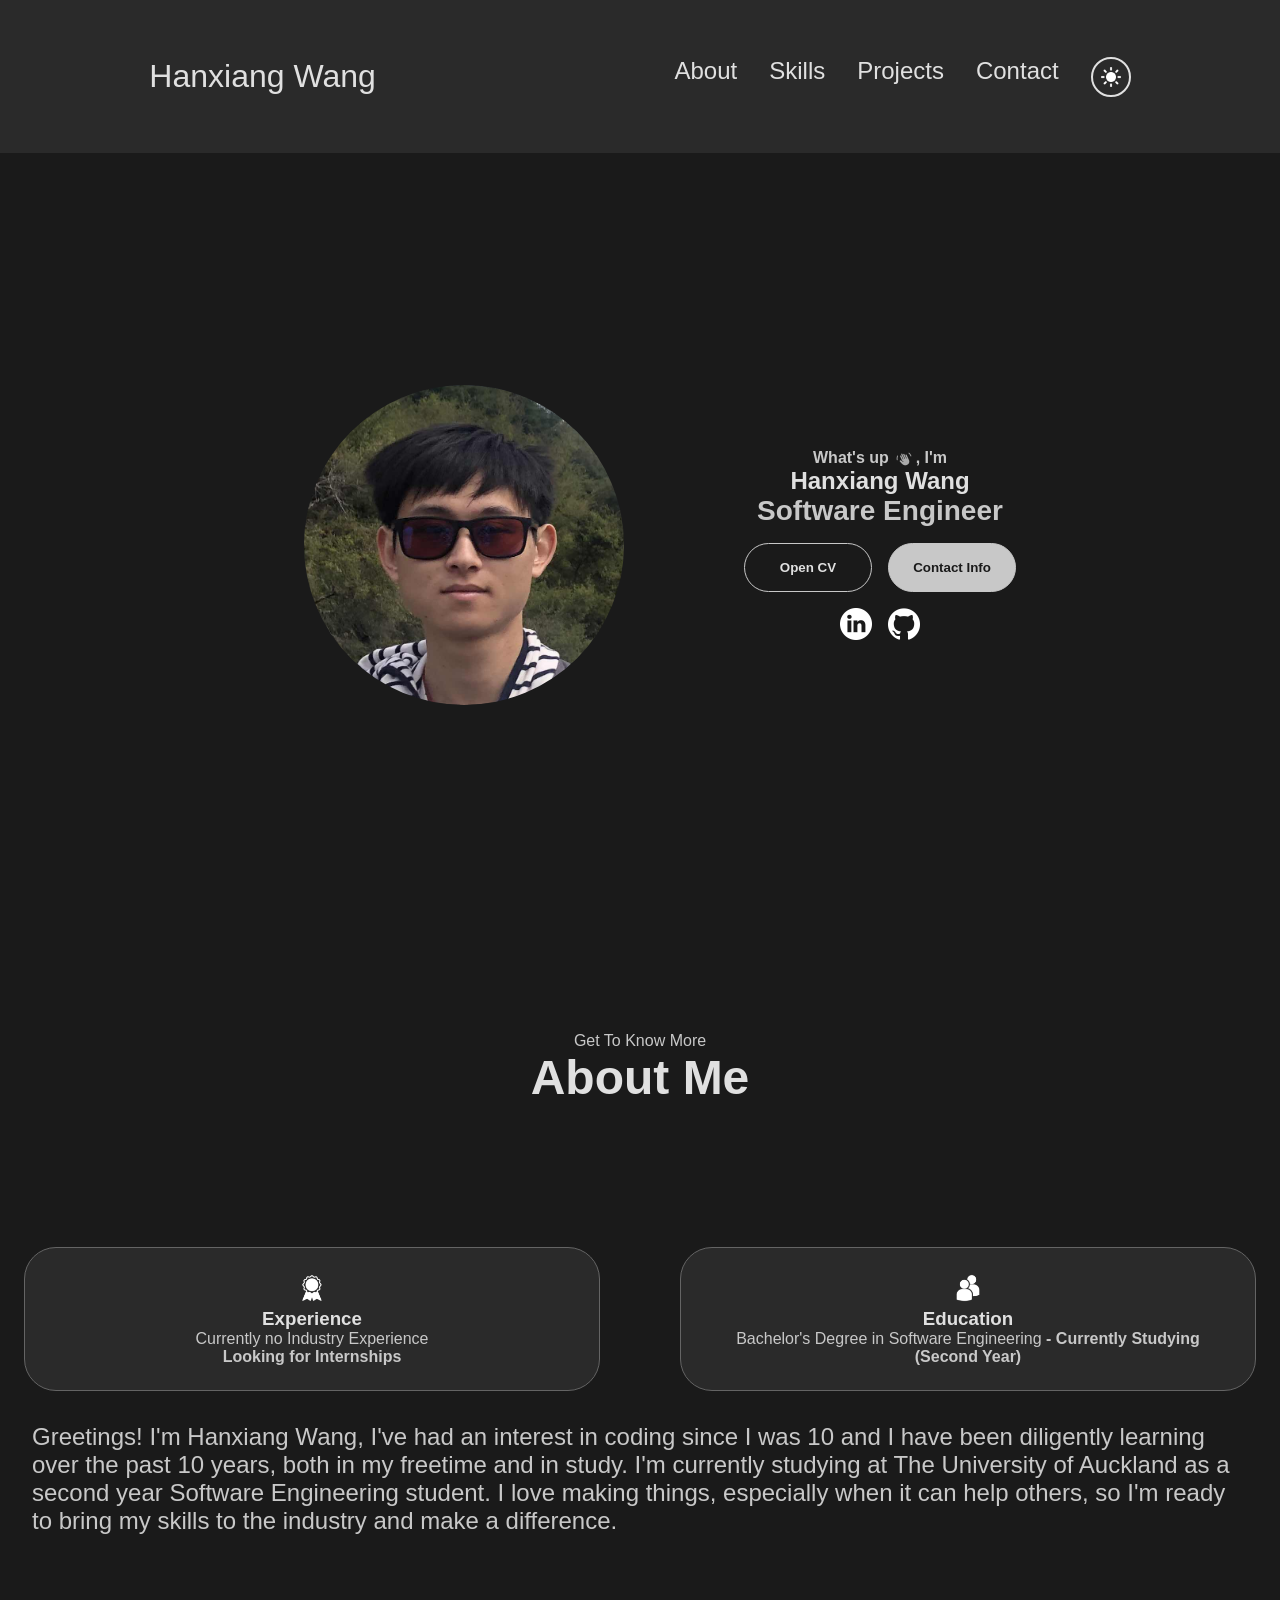
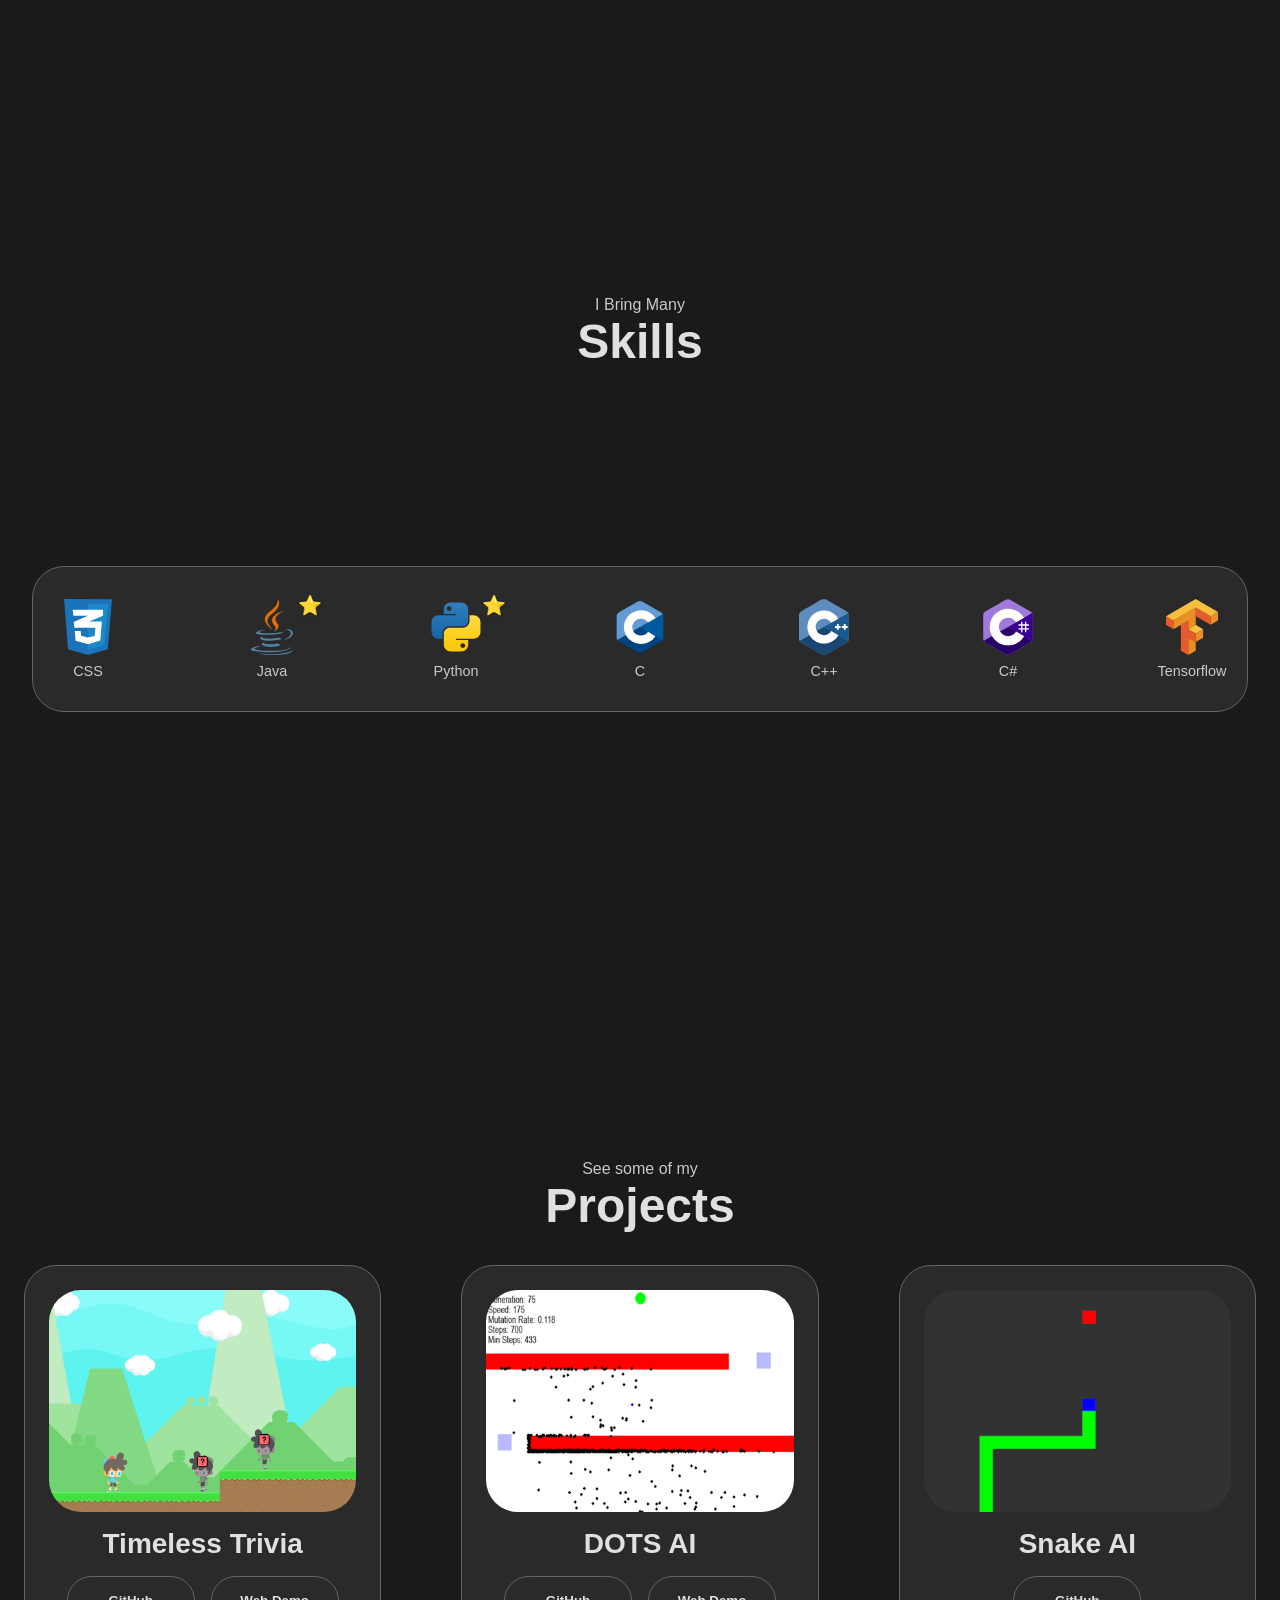
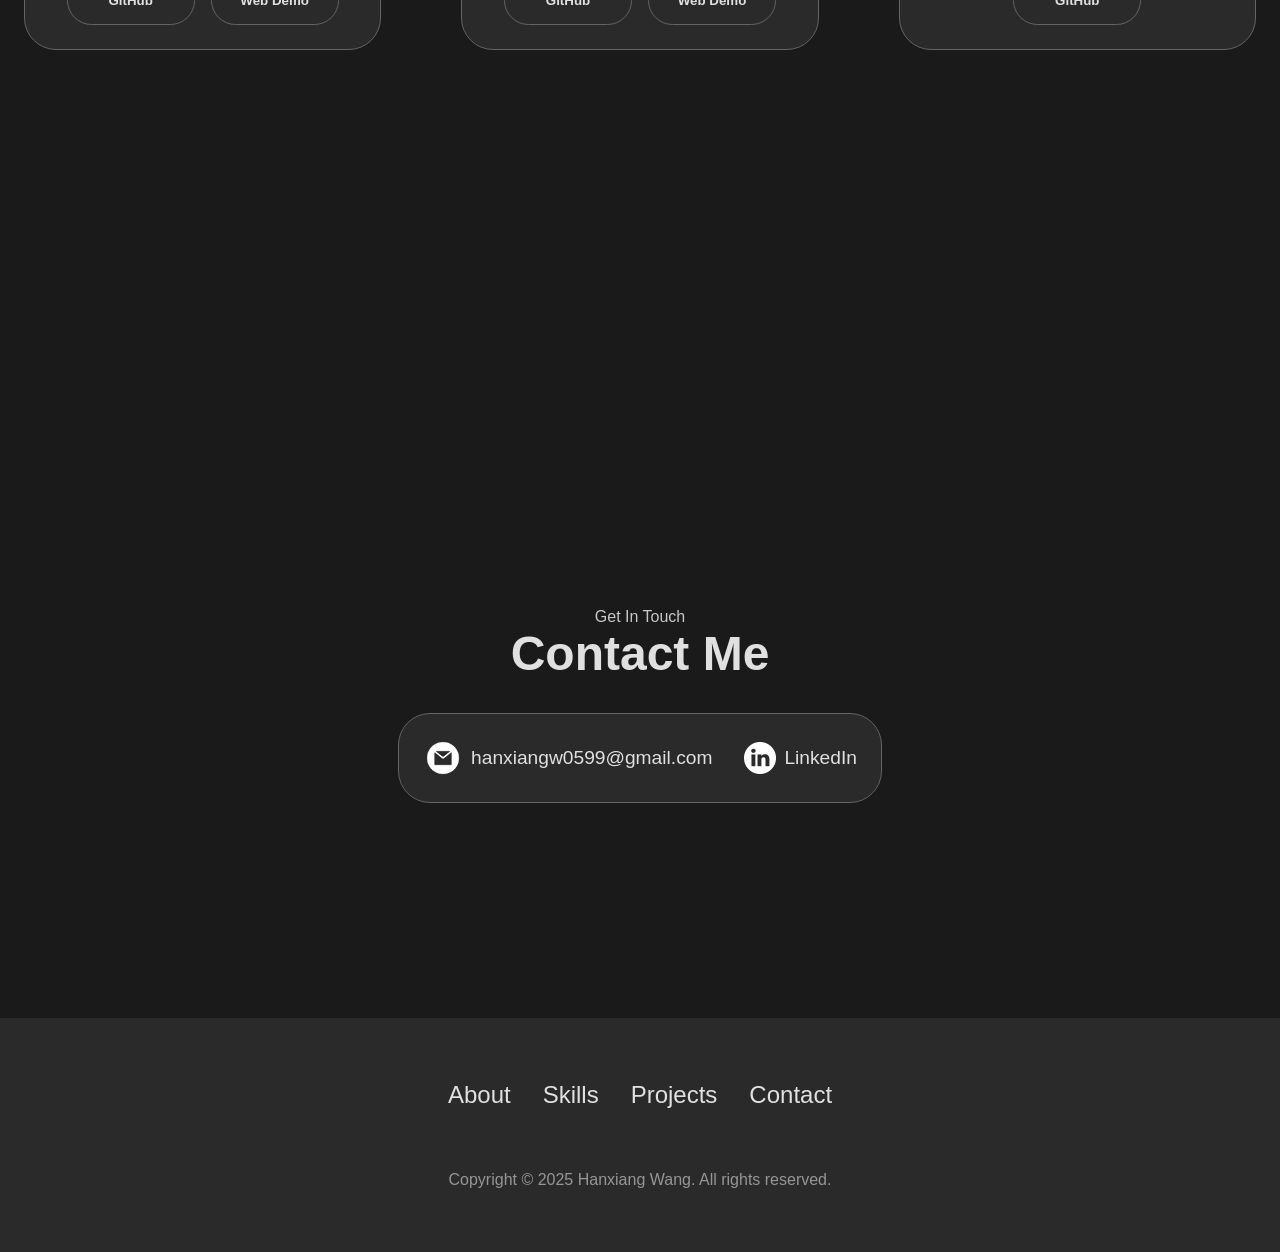
<file: index.html>
<!DOCTYPE html>
<html lang="en">
  <head>
    <meta charset="UTF-8" />
    <meta name="viewport" content="width=device-width, initial-scale=1.0" />
    <title>Hanxiang Wang Portfolio</title>
    <link rel="stylesheet" href="style.css" />
    <link rel="stylesheet" href="mediaqueries.css" />
  </head>
  <body>
    <nav id="desktop-nav">
      <div class="logo">Hanxiang Wang</div>
      <div>
        <ul class="nav-links">
          <li><a href="#about">About</a></li>
          <li><a href="#skills">Skills</a></li>
          <li><a href="#projects">Projects</a></li>
          <li><a href="#contact">Contact</a></li>
          <li>
            <button id="theme-toggle" class="theme-toggle-btn"></button>
          </li>
        </ul>
      </div>
    </nav>
    <nav id="hamburger-nav">
      <div class="logo">Hanxiang Wang</div>
      <div class="hamburger-menu">
        <div class="hamburger-icon" onclick="toggleMenu()">
          <span></span>
          <span></span>
          <span></span>
        </div>
        <div class="menu-links">
          <li><a href="#about" onclick="toggleMenu()">About</a></li>
          <li><a href="#skills" onclick="toggleMenu()">Skills</a></li>
          <li><a href="#projects" onclick="toggleMenu()">Projects</a></li>
          <li><a href="#contact" onclick="toggleMenu()">Contact</a></li>
          <li>
            <button
              id="theme-toggle-mobile"
              class="theme-toggle-btn mobile-theme-btn"
            ></button>
          </li>
        </div>
      </div>
    </nav>
    <section id="profile">
      <div class="section__pic-container">
        <img
          src="./assets/img/portfolio/avatar.png"
          alt="Hanxiang Wang Profile Picture"
          class="profile-pic"
        />
      </div>
      <div class="section__text">
        <p class="section__text__p1">
          What's up
          <img
            src="./assets/img/portfolio/wave.png"
            alt="Wave"
            class="wave-icon theme-icon"
          />, I'm
        </p>
        <h1 class="section__text__h1">Hanxiang Wang</h1>
        <p class="section__text__p2">Software Engineer</p>
        <div class="btn-container">
          <button
            class="btn btn-color-2"
            onclick="window.open('./assets/CV.pdf')"
          >
            Open CV
          </button>
          <button class="btn btn-color-1" onclick="location.href='./#contact'">
            Contact Info
          </button>
        </div>
        <div id="socials-container">
          <img
            src="./assets/img/portfolio/linkedin.png"
            alt="My LinkedIn Profile"
            class="icon"
            onclick="location.href='https://www.linkedin.com/in/hanxiang-wang-6bb447214/'"
          />
          <img
            src="./assets/img/portfolio/github.png"
            alt="My GitHub Profile"
            class="icon"
            onclick="location.href='https://github.com/GoldenKnight123'"
          />
        </div>
      </div>
    </section>
    <section id="about">
      <p class="section__text__p1">Get To Know More</p>
      <h1 class="title">About Me</h1>
      <div class="section-container">
        <div class="about-details-container">
          <div class="about-containers">
            <div class="details-container">
              <img
                src="./assets/img/portfolio/experience.png"
                alt="Experience Icon"
                class="icon"
              />
              <h3>Experience</h3>
              <p>Currently no Industry Experience</p>
              <p><strong>Looking for Internships</strong></p>
            </div>
            <div class="details-container">
              <img
                src="./assets/img/portfolio/education.png"
                alt="Education Icon"
                class="icon"
              />
              <h3>Education</h3>
              <p>
                Bachelor's Degree in Software Engineering
                <strong>- Currently Studying (Second Year)</strong>
              </p>
            </div>
          </div>
          <div class="text-container">
            <p>
              Greetings! I'm Hanxiang Wang, I've had an interest in coding since
              I was 10 and I have been diligently learning over the past 10
              years, both in my freetime and in study. I'm currently studying at
              The University of Auckland as a second year Software Engineering
              student. I love making things, especially when it can help others,
              so I'm ready to bring my skills to the industry and make a
              difference.
            </p>
          </div>
        </div>
      </div>
      <img
        src="./assets/img/portfolio/arrow.png"
        alt="Arrow icon"
        class="icon arrow"
        onclick="location.href='./#skills'"
      />
    </section>
    <section id="skills">
      <p class="section__text__p1">I Bring Many</p>
      <h1 class="title">Skills</h1>
      <div class="section-container">
        <div class="skills-container">
          <div class="skills-track">
            <div class="skill">
              <img
                src="./assets/img/portfolio/html.svg"
                alt="HTML Icon"
                class="skill-icon"
              />
              <p>HTML</p>
            </div>
            <div class="skill">
              <img
                src="./assets/img/portfolio/css.svg"
                alt="CSS Icon"
                class="skill-icon"
              />
              <p>CSS</p>
            </div>
            <div class="skill">
              <div class="skill-star">⭐</div>
              <img
                src="./assets/img/portfolio/java.svg"
                alt="JavaScript Icon"
                class="skill-icon"
              />
              <p>Java</p>
            </div>
            <div class="skill">
              <div class="skill-star">⭐</div>
              <img
                src="./assets/img/portfolio/python.svg"
                alt="Python Icon"
                class="skill-icon"
              />
              <p>Python</p>
            </div>
            <div class="skill">
              <img
                src="./assets/img/portfolio/c.svg"
                alt="C Icon"
                class="skill-icon"
              />
              <p>C</p>
            </div>
            <div class="skill">
              <img
                src="./assets/img/portfolio/c++.svg"
                alt="C++ Icon"
                class="skill-icon"
              />
              <p>C++</p>
            </div>
            <div class="skill">
              <img
                src="./assets/img/portfolio/c--.svg"
                alt="C# Icon"
                class="skill-icon"
              />
              <p>C#</p>
            </div>
            <div class="skill">
              <img
                src="./assets/img/portfolio/tensorflow.svg"
                alt="Tensorflow Icon"
                class="skill-icon"
              />
              <p>Tensorflow</p>
            </div>
            <div class="skill">
              <img
                src="./assets/img/portfolio/openai.svg"
                alt="OpenAI Icon"
                class="skill-icon"
              />
              <p>OpenAI Tools</p>
            </div>
            <!-- Duplicate items for seamless loop -->
            <div class="skill">
              <img
                src="./assets/img/portfolio/html.svg"
                alt="HTML Icon"
                class="skill-icon"
              />
              <p>HTML</p>
            </div>
            <div class="skill">
              <img
                src="./assets/img/portfolio/css.svg"
                alt="CSS Icon"
                class="skill-icon"
              />
              <p>CSS</p>
            </div>
            <div class="skill">
              <div class="skill-star">⭐</div>
              <img
                src="./assets/img/portfolio/java.svg"
                alt="JavaScript Icon"
                class="skill-icon"
              />
              <p>Java</p>
            </div>
            <div class="skill">
              <div class="skill-star">⭐</div>
              <img
                src="./assets/img/portfolio/python.svg"
                alt="Python Icon"
                class="skill-icon"
              />
              <p>Python</p>
            </div>
            <div class="skill">
              <img
                src="./assets/img/portfolio/c.svg"
                alt="C Icon"
                class="skill-icon"
              />
              <p>C</p>
            </div>
            <div class="skill">
              <img
                src="./assets/img/portfolio/c++.svg"
                alt="C++ Icon"
                class="skill-icon"
              />
              <p>C++</p>
            </div>
            <div class="skill">
              <img
                src="./assets/img/portfolio/c--.svg"
                alt="C# Icon"
                class="skill-icon"
              />
              <p>C#</p>
            </div>
            <div class="skill">
              <img
                src="./assets/img/portfolio/tensorflow.svg"
                alt="Tensorflow Icon"
                class="skill-icon"
              />
              <p>Tensorflow</p>
            </div>
            <div class="skill">
              <img
                src="./assets/img/portfolio/openai.svg"
                alt="OpenAI Icon"
                class="skill-icon"
              />
              <p>OpenAI Tools</p>
            </div>
            <div class="skill">
              <img
                src="./assets/img/portfolio/html.svg"
                alt="HTML Icon"
                class="skill-icon"
              />
              <p>HTML</p>
            </div>
            <div class="skill">
              <img
                src="./assets/img/portfolio/css.svg"
                alt="CSS Icon"
                class="skill-icon"
              />
              <p>CSS</p>
            </div>
            <div class="skill">
              <div class="skill-star">⭐</div>
              <img
                src="./assets/img/portfolio/java.svg"
                alt="JavaScript Icon"
                class="skill-icon"
              />
              <p>Java</p>
            </div>
            <div class="skill">
              <div class="skill-star">⭐</div>
              <img
                src="./assets/img/portfolio/python.svg"
                alt="Python Icon"
                class="skill-icon"
              />
              <p>Python</p>
            </div>
            <div class="skill">
              <img
                src="./assets/img/portfolio/c.svg"
                alt="C Icon"
                class="skill-icon"
              />
              <p>C</p>
            </div>
            <div class="skill">
              <img
                src="./assets/img/portfolio/c++.svg"
                alt="C++ Icon"
                class="skill-icon"
              />
              <p>C++</p>
            </div>
            <div class="skill">
              <img
                src="./assets/img/portfolio/c--.svg"
                alt="C# Icon"
                class="skill-icon"
              />
              <p>C#</p>
            </div>
            <div class="skill">
              <img
                src="./assets/img/portfolio/tensorflow.svg"
                alt="Tensorflow Icon"
                class="skill-icon"
              />
              <p>Tensorflow</p>
            </div>
            <div class="skill">
              <img
                src="./assets/img/portfolio/openai.svg"
                alt="OpenAI Icon"
                class="skill-icon"
              />
              <p>OpenAI Tools</p>
            </div>
          </div>
        </div>
      </div>
      <img
        src="./assets/img/portfolio/arrow.png"
        alt="Arrow icon"
        class="icon arrow"
        onclick="location.href='./#projects'"
      />
    </section>
    <section id="projects">
      <p class="section__text__p1">See some of my</p>
      <h1 class="title">Projects</h1>
      <div class="experience-details-container">
        <div class="about-containers">
          <div class="details-container color-container">
            <div class="article-container">
              <img
                src="./assets/img/portfolio/quizplatformer.png"
                alt="Project 1"
                class="project-img"
              />
            </div>
            <h2 class="experience-sub-title project-title">Timeless Trivia</h2>
            <div class="btn-container">
              <button
                class="btn btn-color-2 project-btn"
                onclick="window.open('https://github.com/GoldenKnight123/quizplatformerprogram', '_blank')"
              >
                GitHub
              </button>
              <button
                class="btn btn-color-2 project-btn"
                onclick="openDemoModal('Timeless Trivia', './timeless_trivia/timeless_trivia.html')"
              >
                Web Demo
              </button>
            </div>
          </div>
          <div class="details-container color-container">
            <div class="article-container">
              <img
                src="./assets/img/portfolio/dots_ai.png"
                alt="Project 2"
                class="project-img"
              />
            </div>
            <h2 class="experience-sub-title project-title">DOTS AI</h2>
            <div class="btn-container">
              <button
                class="btn btn-color-2 project-btn"
                onclick="window.open('https://github.com/GoldenKnight123/DOTS_AI', '_blank')"
              >
                GitHub
              </button>
              <button
                class="btn btn-color-2 project-btn"
                onclick="openDemoModal('DOTS AI', './dots_ai/index.html')"
              >
                Web Demo
              </button>
            </div>
          </div>
          <div class="details-container color-container">
            <div class="article-container">
              <img
                src="./assets/img/portfolio/snake_ai.png"
                alt="Project 3"
                class="project-img"
              />
            </div>
            <h2 class="experience-sub-title project-title">Snake AI</h2>
            <div class="btn-container">
              <button
                class="btn btn-color-2 project-btn"
                onclick="window.open('https://github.com/GoldenKnight123/Snake-RL-AI', '_blank')"
              >
                GitHub
              </button>
            </div>
          </div>
        </div>
      </div>
      <img
        src="./assets/img/portfolio/arrow.png"
        alt="Arrow icon"
        class="icon arrow"
        onclick="location.href='./#contact'"
      />
    </section>
    <section id="contact">
      <p class="section__text__p1">Get In Touch</p>
      <h1 class="title">Contact Me</h1>
      <div class="contact-info-upper-container">
        <div class="contact-info-container">
          <img
            src="./assets/img/portfolio/email.png"
            alt="Email Icon"
            class="icon contact-icon email-icon"
          />
          <p>
            <a href="mailto:hanxiangw0599@gmail.com">hanxiangw0599@gmail.com</a>
          </p>
        </div>
        <div class="contact-info-container">
          <img
            src="./assets/img/portfolio/linkedin.png"
            alt="LinkedIn Icon"
            class="icon contact-icon"
          />
          <p>
            <a
              href="https://www.linkedin.com/in/hanxiang-wang-6bb447214/"
              target="_blank"
              >LinkedIn</a
            >
          </p>
        </div>
      </div>
    </section>
    <footer>
      <nav>
        <div class="nav-links-container">
          <div>
            <ul class="nav-links">
              <li><a href="#about">About</a></li>
              <li><a href="#skills">Skills</a></li>
              <li><a href="#projects">Projects</a></li>
              <li><a href="#contact">Contact</a></li>
            </ul>
          </div>
        </div>
      </nav>
      <p>Copyright &#169; 2025 Hanxiang Wang. All rights reserved.</p>
    </footer>
    <div class="skill-popup-container">
      <div class="skill-popup" id="skillPopup">
        <div class="popup-content">
          <h3 id="popupTitle">Skill Name</h3>
          <p class="skill-description" id="popupDescription">
            Skill description goes here...
          </p>
          <div class="skill-tags" id="popupTags">
            <!-- Tags will be inserted here -->
          </div>
        </div>
      </div>
    </div>

    <div class="modal-overlay" id="demoModal">
      <div class="modal-container">
        <div class="modal-header">
          <h3 id="modalTitle">Project Demo</h3>
          <button class="modal-close" onclick="closeDemoModal()">
            &times;
          </button>
        </div>
        <div class="modal-content">
          <div class="demo-instructions" id="demoInstructions">
            <div class="instructions-content">
              <h4>How to Play</h4>
              <div class="controls-section" id="controlsSection">
                <!-- Controls will be populated by JavaScript -->
              </div>
              <div class="launch-demo-container">
                <button
                  class="btn btn-color-1 launch-demo-btn"
                  onclick="launchDemo()"
                >
                  Launch Demo
                </button>
              </div>
            </div>
            <div class="desktop-only-message">
              <div class="icon">💻</div>
              <br />
              <h4>Demo Available on Desktop Only</h4>
              <p>
                This interactive demo requires a larger screen, keyboard and
                mouse for the best experience.
              </p>
              <p>
                Please visit this site on a desktop device or increase your
                screen size to try the demo.
              </p>
            </div>
          </div>
          <iframe
            id="demoFrame"
            src=""
            frameborder="0"
            style="display: none"
          ></iframe>
        </div>
      </div>
    </div>

    <script src="script.js"></script>
  </body>
</html>
</file>
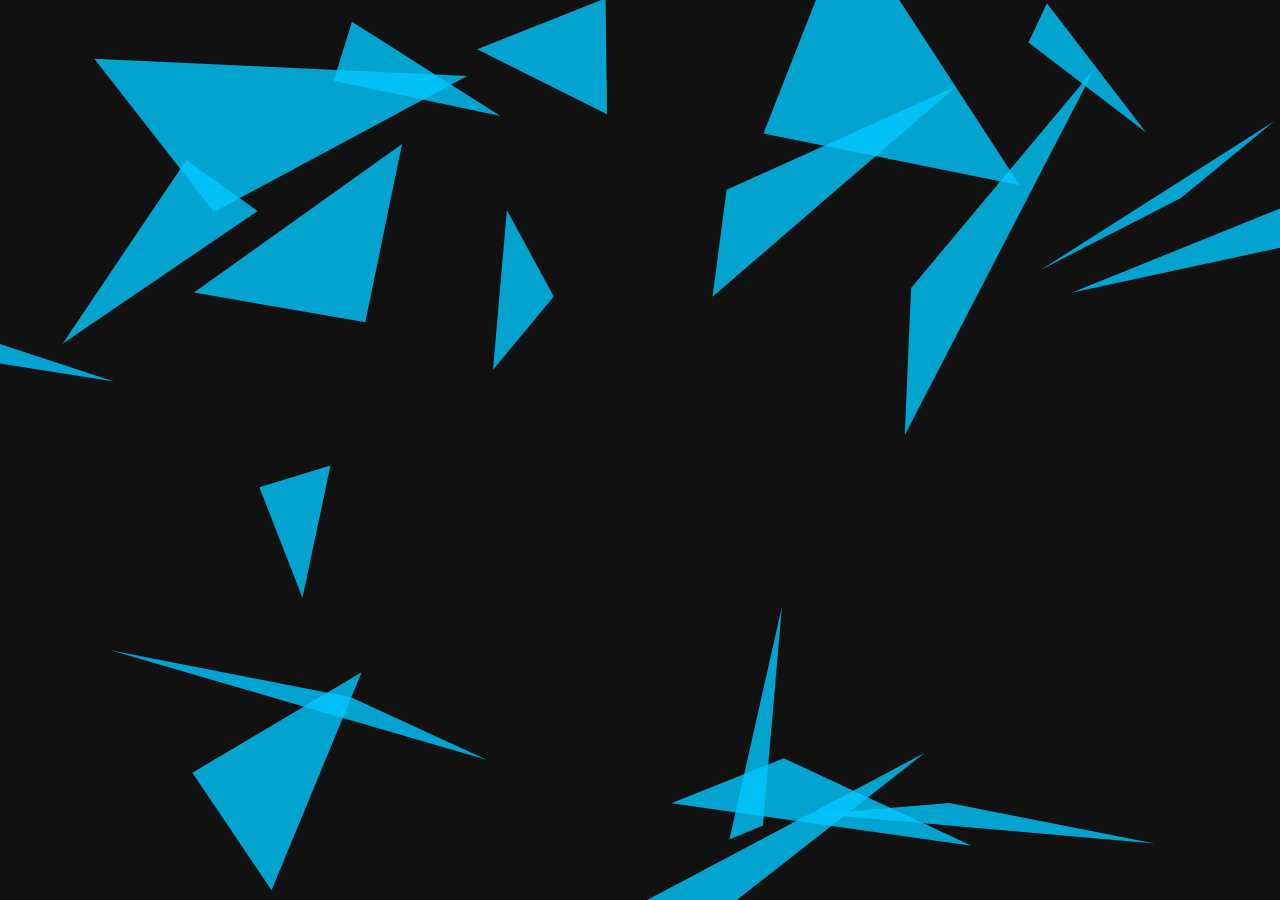
<file: test.html>
<!DOCTYPE html>
<html lang="en">
<head>
  <meta charset="UTF-8">
  <meta name="viewport" content="width=device-width, initial-scale=1.0">
  <title>Floating Triangles Background</title>
  <style>
    body, html {
      margin: 0;
      padding: 0;
      height: 100%;
      overflow: hidden;
      background: #111; /* dark background */
    }
    canvas {
      display: block;
      position: fixed;
      top: 0;
      left: 0;
      width: 100%;
      height: 100%;
    }
  </style>
</head>
<body>
  <canvas id="bg"></canvas>
  <script>
    const canvas = document.getElementById("bg");
    const ctx = canvas.getContext("2d");

    let width = window.innerWidth;
    let height = window.innerHeight;
    canvas.width = width;
    canvas.height = height;

    const mouse = { x: null, y: null };

    window.addEventListener("mousemove", e => {
      mouse.x = e.clientX;
      mouse.y = e.clientY;
    });

    window.addEventListener("resize", () => {
      width = window.innerWidth;
      height = window.innerHeight;
      canvas.width = width;
      canvas.height = height;
    });

    class Triangle {
      constructor() {
        this.x = Math.random() * width;
        this.y = Math.random() * height;
        this.speedX = (Math.random() - 0.5) * 0.5;
        this.speedY = (Math.random() - 0.5) * 0.5;
        this.angle = Math.random() * Math.PI * 2;
        this.rotationSpeed = (Math.random() - 0.5) * 0.01;

        this.color = "rgba(0, 200, 255, 0.8)"; // all the same color

        // generate 3 random points (different side lengths)
        this.points = Array.from({ length: 3 }, () => {
          const px = (Math.random() - 0.5) * 400; // max +/- 20px
          const py = (Math.random() - 0.5) * 400;
          return { x: px, y: py };
        });
      }

      draw() {
        ctx.save();
        ctx.translate(this.x, this.y);
        ctx.rotate(this.angle);
        ctx.fillStyle = this.color;
        ctx.beginPath();
        ctx.moveTo(this.points[0].x, this.points[0].y);
        ctx.lineTo(this.points[1].x, this.points[1].y);
        ctx.lineTo(this.points[2].x, this.points[2].y);
        ctx.closePath();
        ctx.fill();
        ctx.restore();
      }

      update() {
        this.x += this.speedX;
        this.y += this.speedY;
        this.angle += this.rotationSpeed;

        // wrap around
        if (this.x > width) this.x = 0;
        if (this.x < 0) this.x = width;
        if (this.y > height) this.y = 0;
        if (this.y < 0) this.y = height;

        // mouse repulsion
        if (mouse.x && mouse.y) {
          const dx = this.x - mouse.x;
          const dy = this.y - mouse.y;
          const dist = Math.sqrt(dx*dx + dy*dy);
          if (dist < 120) {
            const angle = Math.atan2(dy, dx);
            const force = (120 - dist) / 6;
            this.x += Math.cos(angle) * force;
            this.y += Math.sin(angle) * force;
          }
        }

        this.draw();
      }
    }

    const triangles = [];
    for (let i = 0; i < 20; i++) {
      triangles.push(new Triangle());
    }

    function animate() {
      ctx.clearRect(0, 0, width, height);
      triangles.forEach(t => t.update());
      requestAnimationFrame(animate);
    }

    animate();
  </script>
</body>
</html>
</file>
<file: style.css>
/* GENERAL */

* {
  margin: 0;
  padding: 0;
}

body {
  font-family: "Segoe UI", Tahoma, Geneva, Verdana, sans-serif;
  background-color: #1a1a1a; /* Changed from #f4f4f4 */
  color: #e0e0e0; /* Changed from #333 */
  overflow-x: hidden;
}

html {
  scroll-behavior: smooth;
  overflow-x: hidden;
}

p {
  color: rgb(200, 200, 200); /* Changed from rgb(85, 85, 85) */
}

/* TRANSITION */

a,
.btn {
  transition: all 0.3s ease;
}

/* THEME TOGGLE */

.mobile-theme-btn {
  margin: 10px auto;
  display: block;
  width: 40px;
  height: 40px;
}

body.light-mode .mobile-theme-btn {
  border-color: #333;
  color: #333;
}

body.light-mode .mobile-theme-btn:hover {
  background-color: #333;
  color: #fff;
}

.theme-toggle-btn {
  background: none;
  border: 2px solid #e0e0e0;
  border-radius: 50%;
  width: 40px;
  height: 40px;
  font-size: 1.2rem;
  cursor: pointer;
  transition: all 0.3s ease;
  display: flex;
  align-items: center;
  justify-content: center;
}

.theme-toggle-btn:hover {
  background-color: #e0e0e0;
  color: #1a1a1a;
}

.theme-icon {
  width: 20px;
  height: 20px;
  filter: invert(1); /* For dark mode */
}

body.light-mode .theme-icon {
  filter: none; /* No filter for light mode */
}

/* Light mode styles */
body.light-mode {
  background-color: #f4f4f4;
  color: #333;
}

body.light-mode nav {
  background-color: #fff;
}

body.light-mode #hamburger-nav {
  background-color: #fff;
}

body.light-mode .menu-links {
  background-color: #fff;
}

body.light-mode .menu-links a {
  color: #333;
}

body.light-mode .hamburger-icon span {
  background-color: #333;
}

body.light-mode .logo,
body.light-mode a {
  color: #333;
}

body.light-mode p {
  color: rgb(85, 85, 85);
}

body.light-mode .title {
  color: #333;
}

body.light-mode .details-container {
  background: white;
  border-color: rgb(163, 163, 163);
}

body.light-mode .skills-container {
  background: white;
  border-color: rgb(163, 163, 163);
}

body.light-mode .color-container {
  background: rgb(250, 250, 250);
  border-color: rgb(163, 163, 163);
}

body.light-mode .contact-info-upper-container {
  background: rgb(250, 250, 250);
  border-color: rgb(163, 163, 163);
}

body.light-mode .project-title {
  color: #333;
}

body.light-mode .project-btn {
  color: #333;
  border-color: rgb(163, 163, 163);
}

body.light-mode .experience-sub-title {
  color: rgb(85, 85, 85);
}

body.light-mode .btn-color-1,
body.light-mode .btn-color-2 {
  border-color: rgb(53, 53, 53);
}

body.light-mode .btn-color-1 {
  background-color: rgb(53, 53, 53);
  color: rgb(250, 250, 250);
}

body.light-mode .btn-color-2 {
  color: #333;
}

body.light-mode .icon {
  filter: none;
}

body.light-mode .arrow {
  filter: none;
}

body.light-mode .contact-icon,
body.light-mode .email-icon {
  filter: none;
}

body.light-mode .theme-toggle-btn {
  border-color: #333;
  color: #333;
}

body.light-mode .theme-toggle-btn:hover {
  background-color: #333;
  color: #fff;
}

body.light-mode footer {
  background-color: #fff;
}

body.light-mode footer p {
  color: rgb(117, 117, 117);
}

/* DESKTOP NAVIGATION */

nav,
.nav-links {
  display: flex;
}

nav {
  justify-content: space-around;
  align-items: center;
  height: 17vh;
  background-color: #2a2a2a; /* Add dark nav background */
}

.nav-links {
  gap: 2rem;
  list-style: none;
  font-size: 1.5rem;
}

a {
  color: #e0e0e0; /* Changed from black */
  text-decoration: none;
  text-decoration-color: white;
}

a:hover {
  color: #888; /* Changed from grey */
  text-decoration: underline;
  text-underline-offset: 1rem;
  text-decoration-color: rgb(
    120,
    120,
    120
  ); /* Changed from rgb(181, 181, 181) */
}

.logo {
  font-size: 2rem;
  color: #e0e0e0; /* Add explicit color */
}

.logo:hover {
  cursor: default;
}

/* HAMBURGER MENU */

#hamburger-nav {
  display: none;
  background-color: #2a2a2a; /* Add dark background */
  width: 100%;
  margin: 0;
  padding: 0 1rem;
  box-sizing: border-box;
}

.hamburger-menu {
  position: relative;
  display: inline-block;
}

.hamburger-icon {
  display: flex;
  flex-direction: column;
  justify-content: space-between;
  height: 24px;
  width: 30px;
  cursor: pointer;
}

.hamburger-icon span {
  width: 100%;
  height: 2px;
  background-color: #e0e0e0; /* Changed from black */
  transition: all 0.3s ease;
}

.menu-links {
  position: absolute;
  top: 100%;
  right: 0;
  background-color: #2a2a2a; /* Changed from white */
  width: fit-content;
  max-height: 0;
  overflow: hidden;
  transition: all 0.3s ease-in-out;
}

.menu-links a {
  display: block;
  padding: 10px;
  text-align: center;
  font-size: 1.5rem;
  color: #e0e0e0; /* Changed from black */
  text-decoration: none;
  transition: all 0.3s ease-in-out;
}

.menu-links li {
  list-style: none;
}

.menu-links.open {
  max-height: 300px;
}

.hamburger-icon.open span:first-child {
  transform: rotate(45deg) translate(10px, 5px);
}

.hamburger-icon.open span:nth-child(2) {
  opacity: 0;
}

.hamburger-icon.open span:last-child {
  transform: rotate(-45deg) translate(10px, -5px);
}

.hamburger-icon span:first-child {
  transform: none;
}

.hamburger-icon span:nth-child(2) {
  opacity: 1;
}

.hamburger-icon span:last-child {
  transform: none;
}

/* SECTIONS */

section {
  padding-top: 4vh;
  height: 96vh;
  margin: 0 auto;
  max-width: 1600px;
  box-sizing: border-box;
  min-height: fit-content;
}

.section-container {
  display: flex;
}

/* PROFILE SECTION */

#profile {
  display: flex;
  justify-content: center;
  gap: 5rem;
  height: 80vh;
}

.section__pic-container {
  display: flex;
  height: 400px;
  width: 400px;
  margin: auto 0;
  justify-content: center;
  align-items: center;
}

.profile-pic {
  border-radius: 50%;
  width: 80%;
  height: 80%;
  object-fit: cover;
}

.section__text {
  align-self: center;
  text-align: center;
}

.section__text p {
  font-weight: 600;
}

.section__text__p1 {
  text-align: center;
}

.section__text__p2 {
  font-size: 1.75rem;
  margin-bottom: 1rem;
}

.title {
  font-size: 3rem;
  text-align: center;
  color: #e0e0e0; /* Add explicit color */
}

#socials-container {
  display: flex;
  justify-content: center;
  gap: 1rem;
  margin-top: 1rem;
}

/* ICONS */

.icon {
  cursor: pointer;
  height: 2rem;
  filter: invert(1); /* Invert icons for dark theme */
}

.wave-icon {
  height: 1rem;
  width: auto;
  vertical-align: middle;
  margin: 0 0.2em;
}

/* BUTTONS */

.btn-container {
  display: flex;
  justify-content: center;
  gap: 1rem;
}

.btn {
  font-weight: 600;
  transition: all 0.3s ease;
  padding: 1rem;
  width: 8rem;
  border-radius: 2rem;
}

.btn-color-1,
.btn-color-2 {
  border: rgb(200, 200, 200) 0.1rem solid; /* Changed border color */
}

.btn-color-1:hover,
.btn-color-2:hover {
  cursor: pointer;
}

.btn-color-1,
.btn-color-2:hover {
  background: rgb(200, 200, 200); /* Changed background */
  color: #1a1a1a; /* Changed text color */
}

.btn-color-1:hover {
  background: rgb(255, 255, 255); /* Changed hover background */
}

.btn-color-2 {
  background: none;
  color: #e0e0e0; /* Add text color */
}

.btn-color-2:hover {
  border: rgb(255, 255, 255) 0.1rem solid;
}

.btn-container {
  gap: 1rem;
}

/* ABOUT SECTION */

#about {
  position: relative;
}

.about-containers {
  gap: 2rem;
  margin-bottom: 2rem;
  margin-top: 2rem;
  padding: 0 1rem;
}

.text-container {
  flex: 1;
  display: flex;
  flex-direction: column;
  justify-content: center;
  width: 100%;
}

.about-details-container {
  justify-content: center;
  flex-direction: column;
  align-items: center;
  min-height: fit-content;
  height: auto;
}

.section-container {
  gap: 4rem;
  height: auto; /* Change from 30% to auto for better flexibility */
  min-height: 60vh; /* Add minimum height */
  align-items: center; /* Center items vertically */
}

.about-containers {
  gap: 2rem;
  margin-bottom: 2rem;
  margin-top: 2rem;
  flex-wrap: wrap;
  min-height: fit-content;
  width: 100%;
}

.about-containers,
.about-details-container {
  display: flex;
}

.text-container p {
  font-size: 1.5rem;
  padding: 0 2rem;
}

.arrow {
  position: absolute;
  bottom: 3rem;
  right: -5rem;
  filter: invert(1); /* Invert arrow for dark theme */
}

.details-container {
  padding: 1.5rem;
  margin: 0 1.5rem;
  flex: 1;
  background: #2a2a2a; /* Changed from white */
  border-radius: 2rem;
  border: rgb(100, 100, 100) 0.1rem solid; /* Changed border color */
  border-color: rgb(100, 100, 100); /* Changed border color */
  text-align: center;
  min-width: 200px;
}

.section-container {
  gap: 4rem;
  height: 30%;
}

.section__pic-container {
  height: 400px;
  width: 400px;
  margin: auto 0;
}

/* SKILLS SECTION */

#skills {
  position: relative; /* Add this line */
  overflow: visible;
}

.skills-container {
  display: flex;
  justify-content: center;
  align-items: center;
  overflow: hidden;
  width: 100%;
  position: relative;
  background: #2a2a2a; /* Changed from white */
  border-radius: 2rem;
  border: rgb(100, 100, 100) 0.1rem solid; /* Changed border color */
  border-color: rgb(100, 100, 100); /* Changed border color */
  padding: 2rem 0;
  margin: 0 2rem;
}

.skills-track {
  display: flex;
  gap: 4rem; /* Increased from 2rem */
  animation: slideLeft 10s linear infinite; /* Increased duration for smoother effect */
  white-space: nowrap;
  will-change: transform; /* Optimize for animations */
}

.skill {
  display: flex;
  flex-direction: column;
  align-items: center;
  gap: 0.5rem;
  min-width: 120px; /* Increased from 100px */
  flex-shrink: 0;
  text-align: center;
  position: relative;
  cursor: pointer;
}

.skill p {
  margin: 0;
  font-size: 0.9rem;
  font-weight: 500;
}

.skill-icon {
  width: 3.5rem; /* Increased from 3rem */
  height: 3.5rem;
  object-fit: contain;
}

@keyframes slideLeft {
  0% {
    transform: translateX(0);
  }
  100% {
    transform: translateX(-33.8%); /* More precise calculation */
  }
}

.skills-track {
  animation-play-state: paused;
}

/* Ensure smooth loop by making the container width consistent */
.details-container .skills-container {
  width: 100%;
  max-width: none;
}

.skill-star {
  position: absolute;
  top: -5px;
  right: 10px;
  font-size: 1.2rem;
  z-index: 10;
  color: #ffd700;
  text-shadow: 1px 1px 2px rgba(0, 0, 0, 0.3);
}

/* Large skill popup styles */
.skill-popup-container {
  position: fixed;
  top: 0;
  left: 0;
  width: 100%;
  height: 100%;
  pointer-events: none;
  z-index: 1000;
}

.skill-popup {
  position: absolute;
  background: #2a2a2a;
  color: #e0e0e0;
  border-radius: 12px;
  box-shadow: 0 8px 32px rgba(0, 0, 0, 0.3);
  opacity: 0;
  visibility: hidden;
  transition: all 0.3s ease;
  width: 320px;
  border: rgb(100, 100, 100) 0.1rem solid;
  pointer-events: auto;
}

.skill-popup.show {
  opacity: 1;
  visibility: visible;
}

.skill-popup::before {
  content: "";
  position: absolute;
  top: -10px;
  left: 50%;
  transform: translateX(-50%);
  border-left: 10px solid transparent;
  border-right: 10px solid transparent;
  border-bottom: 10px solid #2a2a2a;
}

.popup-content {
  padding: 24px;
}

.popup-content h3 {
  margin: 0 0 8px 0;
  font-size: 1.4rem;
  font-weight: 700;
  color: #e0e0e0;
}

.skill-level {
  margin: 0 0 16px 0;
  font-size: 0.9rem;
  font-weight: 600;
  color: #e0e0e0;
  opacity: 0.8;
}

.skill-description {
  margin: 0 0 20px 0;
  font-size: 0.95rem;
  line-height: 1.6;
  color: rgb(200, 200, 200);
}

.skill-tags {
  display: flex;
  flex-wrap: wrap;
  gap: 8px;
}

.tag {
  background: #e0e0e0;
  color: #1a1a1a;
  padding: 4px 12px;
  border-radius: 20px;
  font-size: 0.8rem;
  font-weight: 500;
}

/* Light mode popup styles */
body.light-mode .skill-popup {
  background: white;
  color: #333;
  box-shadow: 0 8px 32px rgba(0, 0, 0, 0.15);
  border: rgb(163, 163, 163) 0.1rem solid;
}

body.light-mode .skill-popup::before {
  border-bottom-color: white;
}

body.light-mode .popup-content h3 {
  color: #333;
}

body.light-mode .skill-level {
  color: #333;
}

body.light-mode .skill-description {
  color: rgb(85, 85, 85);
}

body.light-mode .tag {
  background: #333;
  color: white;
}

/* PROJECTS SECTION */

.experience-sub-title {
  color: rgb(200, 200, 200); /* Changed from rgb(85, 85, 85) */
  font-weight: 600;
  font-size: 1.75rem;
  margin-bottom: 2rem;
}

.experience-details-container {
  display: flex;
  justify-content: center;
  flex-direction: column;
  align-items: center;
}

.article-container {
  display: flex;
  text-align: initial;
  flex-wrap: wrap;
  flex-direction: row;
  gap: 2.5rem;
  justify-content: space-around;
}

#projects {
  position: relative;
}

.color-container {
  border-color: rgb(100, 100, 100); /* Changed from rgb(163, 163, 163) */
  background: #2a2a2a; /* Changed from rgb(250, 250, 250) */
}

.project-img {
  border-radius: 2rem;
  width: 100%;
  height: 100%;
}

.project-title {
  margin: 1rem;
  color: #e0e0e0; /* Changed from black */
}

.project-btn {
  color: #e0e0e0; /* Changed from black */
  border-color: rgb(100, 100, 100); /* Changed from rgb(163, 163, 163) */
}

/* CONTACT */

#contact {
  display: flex;
  justify-content: center;
  flex-direction: column;
  height: 70vh;
}

.contact-info-upper-container {
  display: flex;
  justify-content: center;
  border-radius: 2rem;
  border: rgb(100, 100, 100) 0.1rem solid; /* Changed border color */
  border-color: rgb(100, 100, 100); /* Changed border color */
  background: #2a2a2a; /* Changed from rgb(250, 250, 250) */
  margin: 2rem auto;
  padding: 0.5rem;
}

.contact-info-container {
  display: flex;
  align-items: center;
  justify-content: center;
  gap: 0.5rem;
  margin: 1rem;
}

.contact-info-container p {
  font-size: larger;
}

.contact-icon {
  cursor: default;
  height: 2rem;
  filter: invert(1); /* Invert contact icons */
}

.email-icon {
  height: 2.5rem;
  filter: invert(1); /* Invert email icon */
}

/* FOOTER */

footer {
  height: 26vh;
  background-color: #2a2a2a; /* Add dark footer background */
}

footer p {
  text-align: center;
  color: rgb(150, 150, 150); /* Changed from rgb(117, 117, 117) */
}

/* Modal Styles */
.modal-overlay {
  display: none;
  position: fixed;
  top: 0;
  left: 0;
  width: 100%;
  height: 100%;
  background-color: rgba(0, 0, 0, 0.8);
  z-index: 1000;
  align-items: center;
  justify-content: center;
}

.modal-container {
  background-color: #2a2a2a;
  border: rgb(100, 100, 100) 0.1rem solid;
  border-radius: 10px;
  width: 90%;
  max-width: 1500px;
  height: 90%;
  max-height: 1000px;
  display: flex;
  flex-direction: column;
  box-shadow: 0 10px 30px rgba(0, 0, 0, 0.5);
  position: relative;
  margin: auto;
}

.modal-header {
  display: flex;
  justify-content: space-between;
  align-items: right;
  padding: 1rem 1.5rem;
  border-bottom: 1px solid rgb(100, 100, 100);
  flex-shrink: 0;
}

.modal-header h3 {
  margin: 0;
  color: #e0e0e0;
}

.modal-close {
  background: none;
  border: none;
  font-size: 2rem;
  color: #e0e0e0;
  cursor: pointer;
  padding: 0;
  width: 30px;
  height: 30px;
  display: flex;
  align-items: center;
  justify-content: center;
  border-radius: 50%;
  transition: background-color 0.3s;
}

.modal-close:hover {
  background-color: rgb(100, 100, 100);
}

.modal-content {
  flex: 1;
  padding: 0;
  overflow: hidden;
  display: flex;
  align-items: center;
  justify-content: center;
}

.modal-content iframe {
  width: 100%;
  height: 100%;
  border: none;
}

/* Demo Instructions Styles */
.demo-instructions {
  padding: 2rem;
  width: 100%;
  height: 100%;
  display: flex;
  flex-direction: column;
  align-items: center;
  justify-content: center;
}

.instructions-content {
  text-align: center;
  max-width: 100%;
  width: 100%;
  margin: 0 auto;
}

.instructions-content h4 {
  color: #e0e0e0;
  font-size: 2rem;
  margin: 2rem;
  font-weight: 600;
}

.controls-section {
  background-color: #1a1a1a;
  border-radius: 10px;
  padding: 1.5rem;
  margin-bottom: 2rem;
  border: rgb(100, 100, 100) 0.1rem solid;
  text-align: left;
}

.control-item {
  display: flex;
  align-items: flex-start;
  margin-bottom: 1rem;
  text-align: left;
}

.control-item:last-child {
  margin-bottom: 0;
}

.control-bullet {
  color: #e0e0e0;
  font-size: 1.2rem;
  margin-right: 0.8rem;
  margin-top: 0.1rem;
  flex-shrink: 0;
}

.control-text {
  color: rgb(200, 200, 200);
  font-size: 1.1rem;
  line-height: 1.5;
}

.launch-demo-container {
  display: flex;
  justify-content: center;
  width: 100%;
}

.launch-demo-btn {
  font-size: 1.2rem;
  padding: 1rem 2rem;
  width: auto;
  min-width: 200px;
}

.desktop-only-message {
  display: none;
  text-align: center;
  padding: 2rem;
}

.desktop-only-message h4 {
  color: #e0e0e0;
  font-size: 1.8rem;
  margin-bottom: 1rem;
}

.desktop-only-message p {
  color: rgb(200, 200, 200);
  font-size: 1.2rem;
  margin-bottom: 1.5rem;
}

.desktop-only-message .icon {
  font-size: 3rem;
  margin-bottom: 1rem;
}

/* Light mode styles for modal */
body.light-mode .modal-container {
  background-color: white;
  border-color: rgb(163, 163, 163);
}

body.light-mode .modal-header {
  border-bottom-color: rgb(163, 163, 163);
}

body.light-mode .modal-header h3 {
  color: #333;
}

body.light-mode .modal-close {
  color: #333;
}

body.light-mode .modal-close:hover {
  background-color: rgb(163, 163, 163);
}

body.light-mode .instructions-content h4 {
  color: #333;
}

body.light-mode .controls-section {
  background-color: #f4f4f4;
  border-color: rgb(163, 163, 163);
}

body.light-mode .control-bullet {
  color: #333;
}

body.light-mode .control-text {
  color: rgb(85, 85, 85);
}

/* Light mode styles for desktop-only message */
body.light-mode .desktop-only-message h4 {
  color: #333;
}

body.light-mode .desktop-only-message p {
  color: rgb(85, 85, 85);
}
</file>
<file: mediaqueries.css>
@media screen and (max-width: 1600px) {
  .modal-container {
    width: 95%;
    height: 95%;
  }

  .modal-header {
    padding: 0.8rem 1rem;
  }

  .demo-instructions {
    padding: 1rem;
  }

  .instructions-content {
    display: none; /* Hide normal instructions on mobile */
  }

  .desktop-only-message {
    display: block; /* Show desktop-only message on mobile */
  }

  .control-text {
    font-size: 1rem;
  }

  .launch-demo-btn {
    font-size: 1rem;
    padding: 0.8rem 1.5rem;
    min-width: 150px;
  }
}

@media screen and (max-width: 1400px) {
  #profile {
    height: 83vh;
    margin-bottom: 6rem;
  }

  .about-containers {
    flex-wrap: wrap;
  }
}

@media screen and (max-width: 1200px) {
  #desktop-nav {
    display: none;
  }

  #hamburger-nav {
    display: flex;
  }

  .experience-details-container {
    margin-top: 2rem;
  }

  #profile,
  .section-container {
    display: block;
  }

  .arrow {
    display: none;
  }

  section,
  .section-container {
    height: fit-content;
  }

  section {
    margin: 0 5%;
  }

  .skills-container {
    margin: 2rem 0;
  }

  .section__pic-container {
    margin: 0 auto 2rem auto;
    display: flex;
    justify-content: center;
    align-items: center;
    width: 275px;
    height: 275px;
  }
}

@media screen and (max-width: 768px) {
  .about-containers {
    flex-direction: column;
  }

  .section-container {
    flex-direction: column;
    gap: 2rem;
  }

  .details-container {
    margin-bottom: 1rem;
  }

  .text-container {
    margin-bottom: 2rem;
  }

  .text-container p {
    font-size: 1rem;
  }

  #profile,
  .section-container {
    display: block;
  }

  .section__text {
    margin: 0 auto;
    text-align: center;
  }

  .skill-popup {
    width: 280px;
  }

  .popup-content {
    padding: 20px;
  }

  .popup-content h3 {
    font-size: 1.2rem;
  }
}

@media screen and (max-width: 600px) {
  #contact,
  #profile,
  footer {
    height: 20vh;
    margin-bottom: 0;
  }

  article {
    font-size: 1rem;
  }

  footer nav {
    height: fit-content;
    margin-bottom: 2rem;
  }

  .about-containers,
  .contact-info-upper-container,
  .btn-container {
    flex-wrap: wrap;
  }

  .contact-info-container {
    margin: 0.5rem;
  }

  .contact-info-container p,
  .nav-links li a {
    font-size: 1rem;
  }

  .logo {
    font-size: 1.5rem;
  }

  .section__text__p2 {
    font-size: 1.25rem;
  }

  .title {
    font-size: 2rem;
  }

  .text-container {
    text-align: justify;
  }

  .skills-track {
    gap: 0;
  }

  @keyframes slideLeft {
    0% {
      transform: translateX(0);
    }
    100% {
      transform: translateX(-33.3%); /* More precise calculation */
    }
  }

  .skill-icon {
    height: 2rem;
    width: 2rem;
  }

  .skill-star {
    position: absolute;
    top: -5px;
    right: 30px;
    font-size: 0.75rem;
    z-index: 10;
    color: #ffd700;
    text-shadow: 1px 1px 2px rgba(0, 0, 0, 0.3);
  }
}

@media screen and (max-width: 480px) {
  .skill-popup {
    width: 260px;
  }

  .popup-content {
    padding: 16px;
  }
}
</file>
